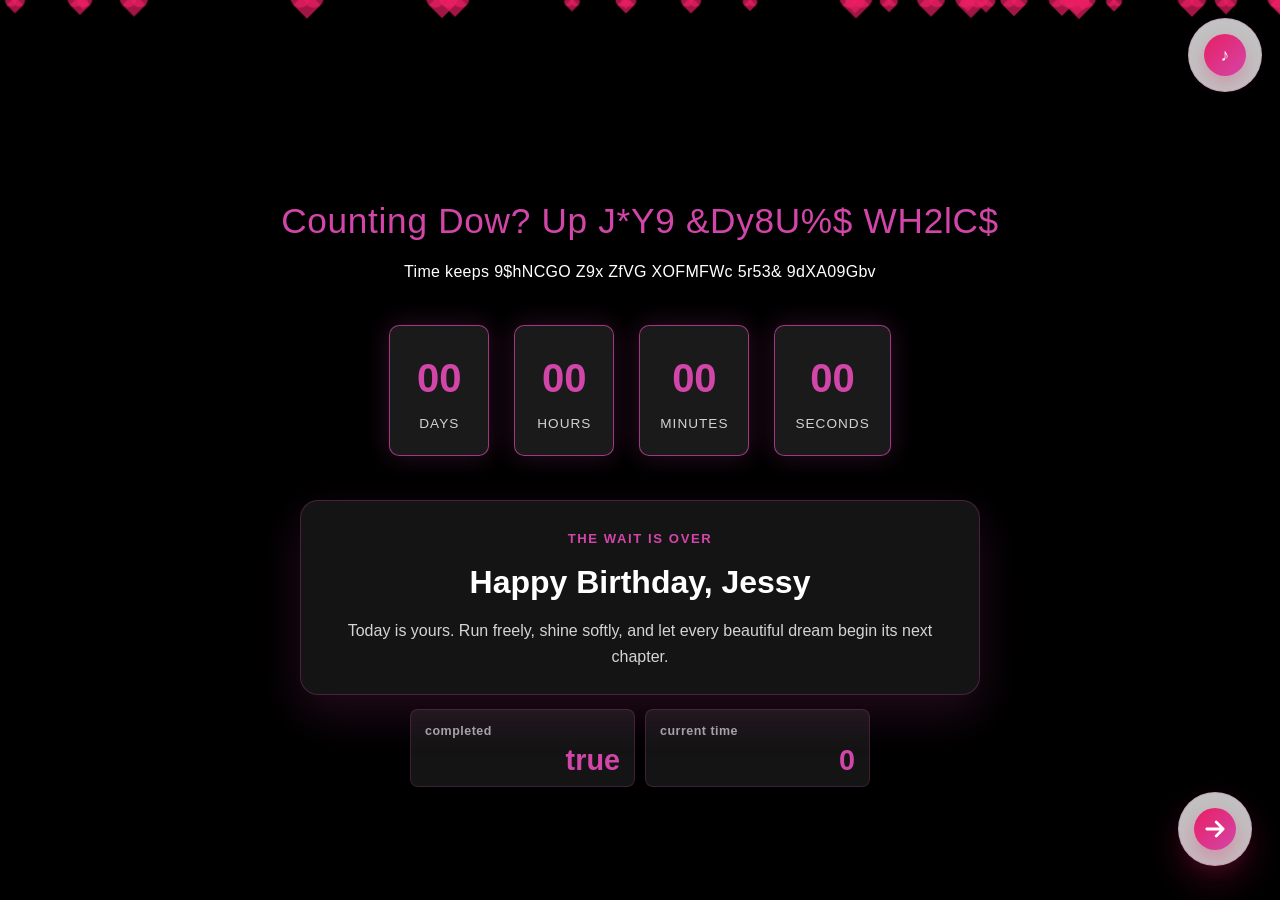
<file: index.html>
<!DOCTYPE html>
<html lang="en">
<head>
    <meta charset="UTF-8">
    <meta name="viewport" content="width=device-width, initial-scale=1.0">
    <title>Hello World!</title>
    <link rel="stylesheet" href="style.css">
</head>
<body class="app-shell">
    <iframe id="page-frame" class="page-frame" title="Birthday page"></iframe>
    <iframe id="music-frame" class="music-frame is-hidden" src="music.html" title="Music player" allow="autoplay"></iframe>

    <script>
        const pageFrame = document.getElementById("page-frame");
        const musicFrame = document.getElementById("music-frame");
        const allowedPages = new Set([
            "countdown.html",
            "quote.html",
            "home.html",
            "journey.html",
            "gallery.html",
            "surprise.html"
        ]);

        const requestedPage = new URLSearchParams(window.location.search).get("page");
        const initialPage = allowedPages.has(requestedPage) ? requestedPage : "countdown.html";
        let activePage = initialPage;
        let countdownMusicUnlocked = false;
        let pendingAudibleMusicStart = false;
        pageFrame.src = initialPage;
        setMusicAvailability(initialPage);

        function setMusicAvailability(pageUrl) {
            activePage = pageUrl;
            const isCountdown = pageUrl.endsWith("countdown.html");
            const shouldPlayMusic = !isCountdown || countdownMusicUnlocked;
            const playAudibly = shouldPlayMusic && pendingAudibleMusicStart;

            musicFrame.classList.toggle("is-hidden", !shouldPlayMusic);
            musicFrame.contentWindow?.postMessage({
                type: shouldPlayMusic ? "birthday:music-play" : "birthday:music-pause",
                audible: playAudibly
            }, "*");

            if (playAudibly) {
                pendingAudibleMusicStart = false;
            }
        }

        window.addEventListener("message", function(event) {
            if (!event.data) {
                return;
            }

            if (event.data.type === "birthday:countdown-complete") {
                countdownMusicUnlocked = true;
                pendingAudibleMusicStart = true;
                if (activePage.endsWith("countdown.html")) {
                    setMusicAvailability(activePage);
                }
                return;
            }

            if (event.data.type === "birthday:navigate") {
                const nextPage = event.data.href;

                if (!allowedPages.has(nextPage)) {
                    return;
                }

                if (nextPage.endsWith("countdown.html")) {
                    countdownMusicUnlocked = false;
                    pendingAudibleMusicStart = false;
                }

                setMusicAvailability(nextPage);
                pageFrame.src = nextPage;
            }
        });

        pageFrame.addEventListener("load", function() {
            try {
                const currentPage = pageFrame.contentWindow?.location.pathname.split("/").pop() || initialPage;
                setMusicAvailability(currentPage);
            } catch (error) {
                setMusicAvailability(initialPage);
            }
        });

        musicFrame.addEventListener("load", function() {
            setMusicAvailability(activePage);
        });
    </script>
</body>
</html>
</file>
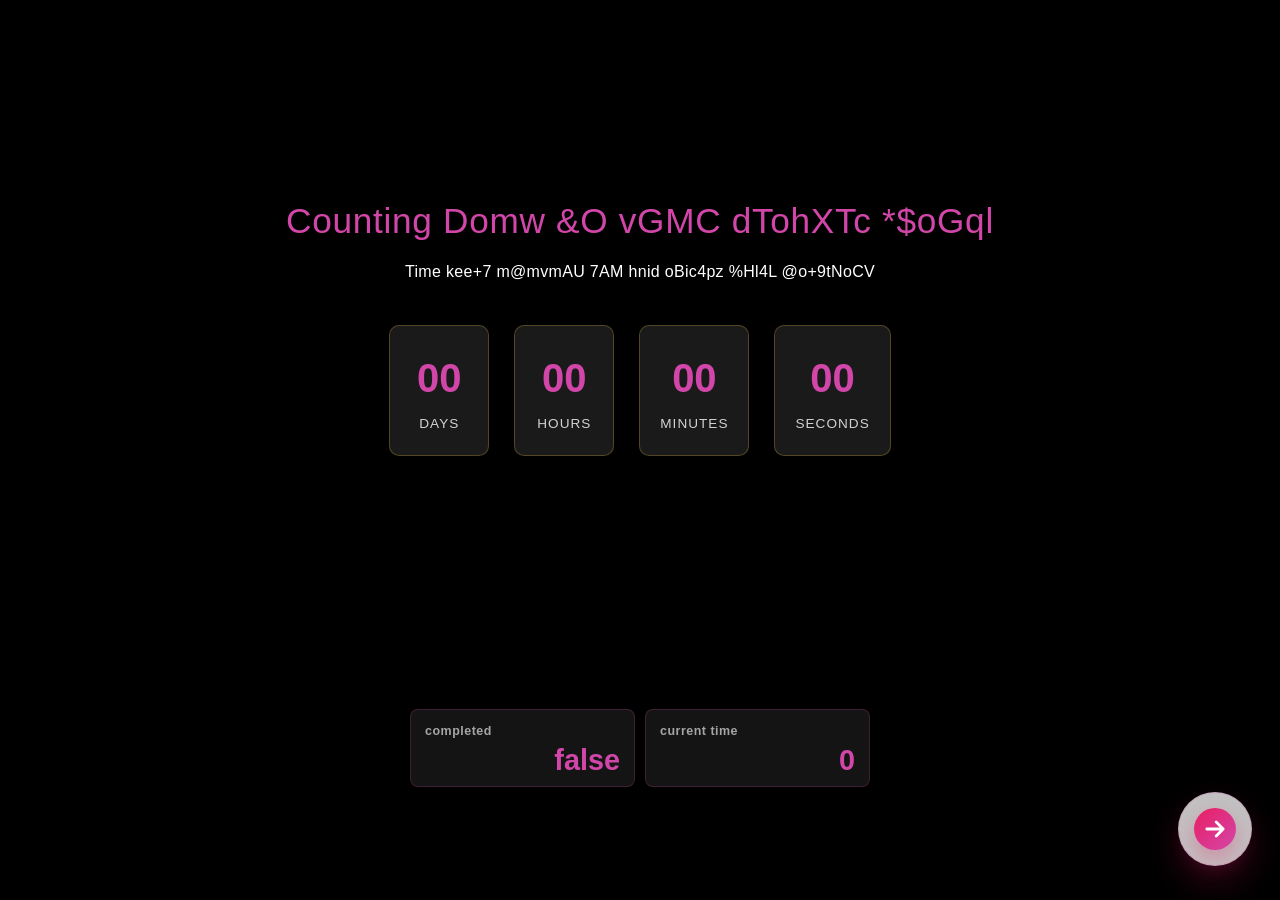
<file: countdown.html>
<!DOCTYPE html>
<html lang="en">
<head>
    <meta charset="UTF-8">
    <meta name="viewport" content="width=device-width, initial-scale=1.0">
    <title>Countdown to Jessica's Day</title>
    <link rel="stylesheet" href="style.css">
</head>
<body>
    <div id="particle-container"></div>

    <main class="book-page">
        <section id="countdown" class="section-countdown page-section">
            <div class="container">
                <h2 class="scramble-text">Counting Down to Your Special Moment</h2>
                <p class="scramble-text">Time keeps moving, but this feeling stays timeless.</p>
                <div class="timer-display">
                    <div class="timer-box">
                        <span id="days">00</span>
                        <label>Days</label>
                    </div>
                    <div class="timer-box">
                        <span id="hours">00</span>
                        <label>Hours</label>
                    </div>
                    <div class="timer-box">
                        <span id="minutes">00</span>
                        <label>Minutes</label>
                    </div>
                    <div class="timer-box">
                        <span id="seconds">00</span>
                        <label>Seconds</label>
                    </div>
                </div>
                <div id="countdown-complete" class="countdown-complete" aria-live="polite">
                    <span class="complete-kicker">The wait is over</span>
                    <h3>Happy Birthday, Jessy</h3>
                    <p>Today is yours. Run freely, shine softly, and let every beautiful dream begin its next chapter.</p>
                </div>
                <div class="timer-callback-panel" aria-label="Countdown completion status">
                    <div class="callback-box">
                        <span class="callback-label">completed</span>
                        <span id="complete-status" class="callback-value">false</span>
                    </div>
                    <div class="callback-box">
                        <span class="callback-label">current time</span>
                        <span id="current-time-status" class="callback-value">0</span>
                    </div>
                </div>
            </div>
            <div class="floating-page-control page-control-next">
                <button class="page-next" type="button" data-next="quote.html" aria-label="Go to quote">
                    <svg viewBox="0 0 24 24" aria-hidden="true">
                        <path d="M5 12h14M13 6l6 6-6 6" />
                    </svg>
                </button>
            </div>
        </section>
    </main>

    <script src="script.js"></script>
</body>
</html>
</file>
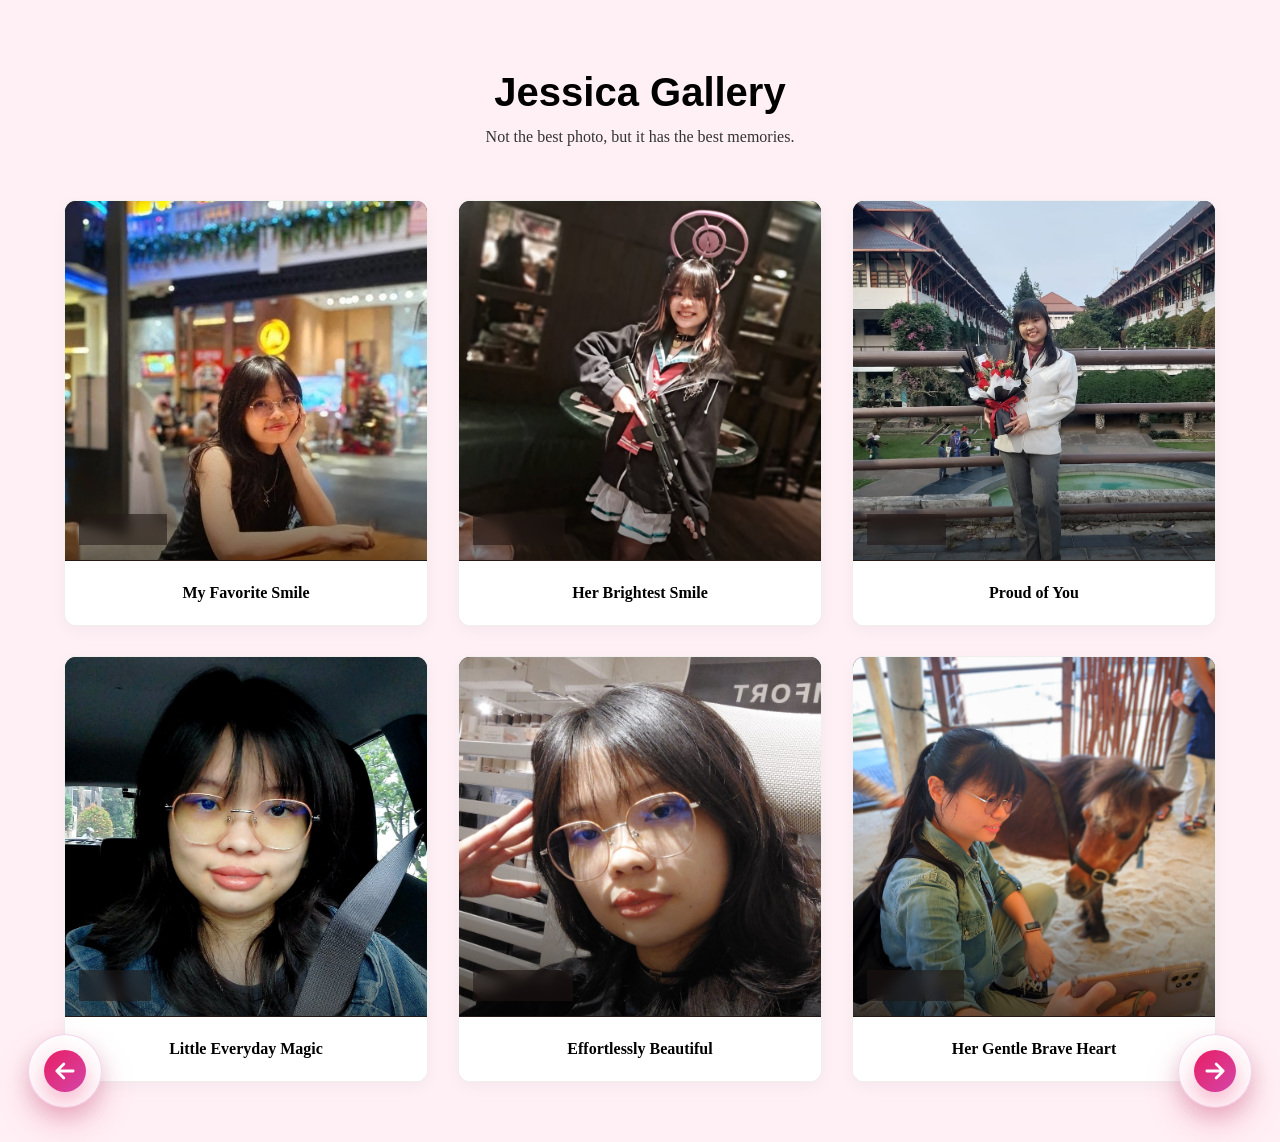
<file: gallery.html>
<!DOCTYPE html>
<html lang="en">
<head>
    <meta charset="UTF-8">
    <meta name="viewport" content="width=device-width, initial-scale=1.0">
    <title>Jessica Gallery</title>
    <link rel="stylesheet" href="style.css">
</head>
<body>
    <div id="particle-container"></div>

    <main class="book-page">
        <section id="gallery" class="section-gallery page-section">
            <div class="container">
                <div class="section-title">
                    <h2>Jessica Gallery</h2>
                    <p>Not the best photo, but it has the best memories.</p>
                </div>

                <div class="gallery-grid">
                    <div class="gallery-card">
                        <div class="photo-placeholder has-photo photo-focus-cafe">
                            <img src="images/1.jpg" alt="Jessy candid smiling at a cafe">
                            <p class="dimensions-tag photo-tag">Jessy Candid</p>
                        </div>
                        <div class="card-caption">My Favorite Smile</div>
                    </div>
                    <div class="gallery-card">
                        <div class="photo-placeholder has-photo photo-focus-cosplay">
                            <img src="images/2.jpg" alt="Jessy smiling in cosplay outfit">
                            <p class="dimensions-tag photo-tag">Cosplay Glow</p>
                        </div>
                        <div class="card-caption">Her Brightest Smile</div>
                    </div>
                    <div class="gallery-card">
                        <div class="photo-placeholder has-photo photo-focus-flower">
                            <img src="images/3.jpg" alt="Jessy holding flowers outdoors">
                            <p class="dimensions-tag photo-tag">Flower Day</p>
                        </div>
                        <div class="card-caption">Proud of You</div>
                    </div>
                    <div class="gallery-card">
                        <div class="photo-placeholder has-photo photo-focus-selfie">
                            <img src="images/4.jpg" alt="Jessy taking a soft selfie in the car">
                            <p class="dimensions-tag photo-tag">Soft Selfie</p>
                        </div>
                        <div class="card-caption">Little Everyday Magic</div>
                    </div>
                    <div class="gallery-card">
                        <div class="photo-placeholder has-photo photo-focus-closeup">
                            <img src="images/5.jpg" alt="Jessy close-up portrait with glasses">
                            <p class="dimensions-tag photo-tag">Pretty Close-up</p>
                        </div>
                        <div class="card-caption">Effortlessly Beautiful</div>
                    </div>
                    <div class="gallery-card">
                        <div class="photo-placeholder has-photo photo-focus-horse">
                            <img src="images/6.jpg" alt="Jessy sitting beside a small horse">
                            <p class="dimensions-tag photo-tag">Horse Moment</p>
                        </div>
                        <div class="card-caption">Her Gentle Brave Heart</div>
                    </div>
                </div>
            </div>
            <div class="floating-page-control page-control-prev">
                <button class="page-nav page-prev" type="button" data-prev="journey.html" aria-label="Go back to our story">
                    <svg viewBox="0 0 24 24" aria-hidden="true">
                        <path d="M19 12H5M11 6l-6 6 6 6" />
                    </svg>
                </button>
            </div>
            <div class="floating-page-control page-control-next">
                <button class="page-next" type="button" data-next="surprise.html" aria-label="Go to secret message">
                    <svg viewBox="0 0 24 24" aria-hidden="true">
                        <path d="M5 12h14M13 6l6 6-6 6" />
                    </svg>
                </button>
            </div>
        </section>
    </main>

    <script src="script.js"></script>
</body>
</html>
</file>
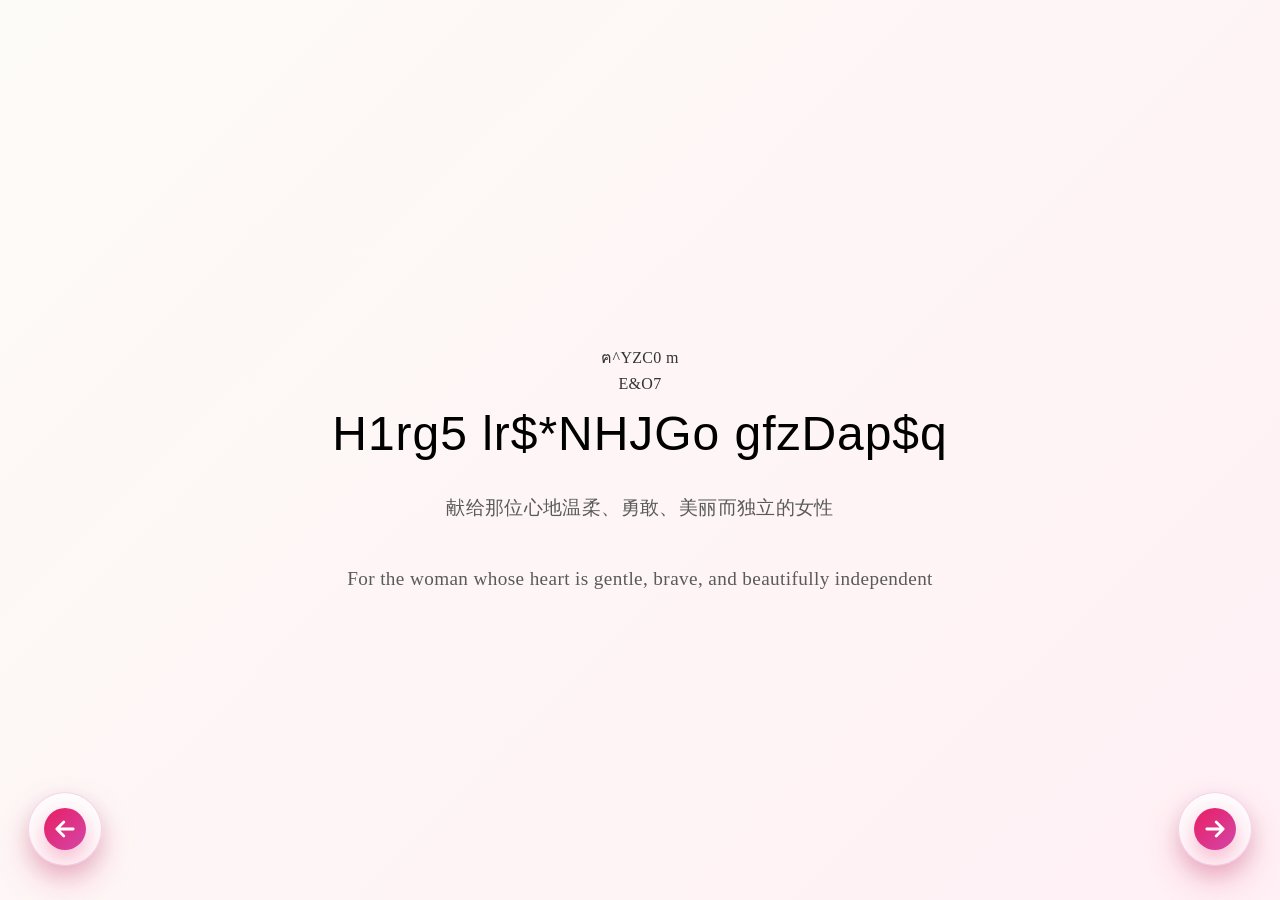
<file: home.html>
<!DOCTYPE html>
<html lang="en">
<head>
    <meta charset="UTF-8">
    <meta name="viewport" content="width=device-width, initial-scale=1.0">
    <title>Happy Birthday, Jessica</title>
    <link rel="stylesheet" href="style.css">
</head>
<body>
    <div id="particle-container"></div>

    <main class="book-page">
        <section id="hero" class="section-hero page-section">
            <div class="hero-content">
                <div class="horse-badge">
                    <p class="scramble-text">ฅ^>⩊<^ ฅ </p>
                    <p class="scramble-text">生日快乐</p>
                </div>
                <h1 class="fade-in scramble-text">Happy Birthday, Jessica!</h1>
                <p class="subtitle fade-in-delayed scramble-text">献给那位心地温柔、勇敢、美丽而独立的女性</p>
                <p class="subtitle fade-in-delayed scramble-text">For the woman whose heart is gentle, brave, and beautifully independent</p>

            </div>
            <div class="floating-page-control page-control-prev">
                <button class="page-nav page-prev" type="button" data-prev="quote.html" aria-label="Go back to quote">
                    <svg viewBox="0 0 24 24" aria-hidden="true">
                        <path d="M19 12H5M11 6l-6 6 6 6" />
                    </svg>
                </button>
            </div>
            <div class="floating-page-control page-control-next">
                <button class="page-next" type="button" data-next="journey.html" aria-label="Go to our story">
                    <svg viewBox="0 0 24 24" aria-hidden="true">
                        <path d="M5 12h14M13 6l6 6-6 6" />
                    </svg>
                </button>
            </div>
        </section>
    </main>

    <script src="script.js"></script>
</body>
</html>
</file>
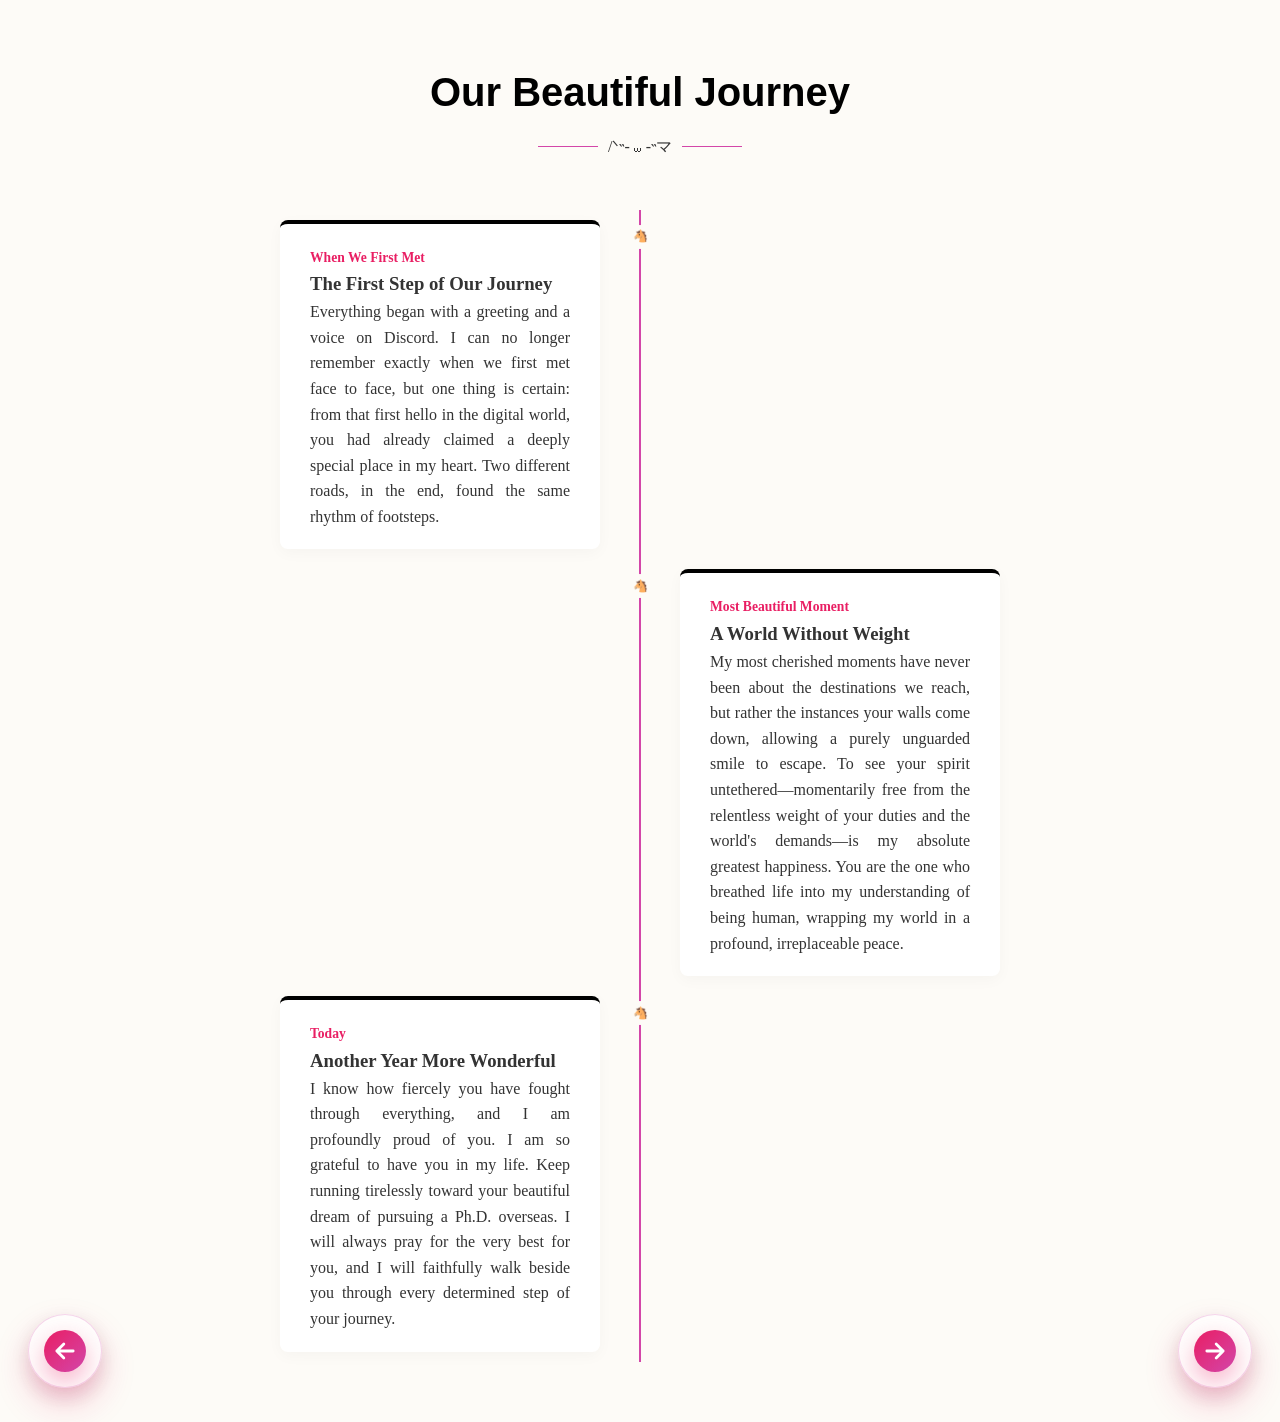
<file: journey.html>
<!DOCTYPE html>
<html lang="en">
<head>
    <meta charset="UTF-8">
    <meta name="viewport" content="width=device-width, initial-scale=1.0">
    <title>Our Beautiful Journey</title>
    <link rel="stylesheet" href="style.css">
</head>
<body>
    <div id="particle-container"></div>

    <main class="book-page">
        <section id="journey" class="section-journey page-section">
            <div class="container">
                <div class="section-title">
                    <h2>Our Beautiful Journey</h2>
                    <div class="decorative-line">
                        <span class="horseshoe-icon">/ᐠ˵- ⩊ -˵マ</span>
                    </div>
                </div>

                <div class="timeline">
                    <div class="timeline-item left">
                        <div class="timeline-content">
                            <span class="date">When We First Met</span>
                            <h3>The First Step of Our Journey</h3>
                            <p>Everything began with a greeting and a voice on Discord. I can no longer remember exactly when we first met face to face, but one thing is certain: from that first hello in the digital world, you had already claimed a deeply special place in my heart. Two different roads, in the end, found the same rhythm of footsteps.</p>
                        </div>
                    </div>
                    <div class="timeline-item right">
                        <div class="timeline-content">
                            <span class="date">Most Beautiful Moment</span>
                            <h3>A World Without Weight</h3>
                            <p>My most cherished moments have never been about the destinations we reach, but rather the instances your walls come down, allowing a purely unguarded smile to escape. To see your spirit untethered—momentarily free from the relentless weight of your duties and the world's demands—is my absolute greatest happiness. You are the one who breathed life into my understanding of being human, wrapping my world in a profound, irreplaceable peace.</p>
                        </div>
                    </div>
                    <div class="timeline-item left">
                        <div class="timeline-content">
                            <span class="date">Today</span>
                            <h3>Another Year More Wonderful</h3>
                            <p>I know how fiercely you have fought through everything, and I am profoundly proud of you. I am so grateful to have you in my life. Keep running tirelessly toward your beautiful dream of pursuing a Ph.D. overseas. I will always pray for the very best for you, and I will faithfully walk beside you through every determined step of your journey.</p>
                        </div>
                    </div>
                </div>
            </div>
            <div class="floating-page-control page-control-prev">
                <button class="page-nav page-prev" type="button" data-prev="home.html" aria-label="Go back to home">
                    <svg viewBox="0 0 24 24" aria-hidden="true">
                        <path d="M19 12H5M11 6l-6 6 6 6" />
                    </svg>
                </button>
            </div>
            <div class="floating-page-control page-control-next">
                <button class="page-next" type="button" data-next="gallery.html" aria-label="Go to photo gallery">
                    <svg viewBox="0 0 24 24" aria-hidden="true">
                        <path d="M5 12h14M13 6l6 6-6 6" />
                    </svg>
                </button>
            </div>
        </section>
    </main>

    <script src="script.js"></script>
</body>
</html>
</file>
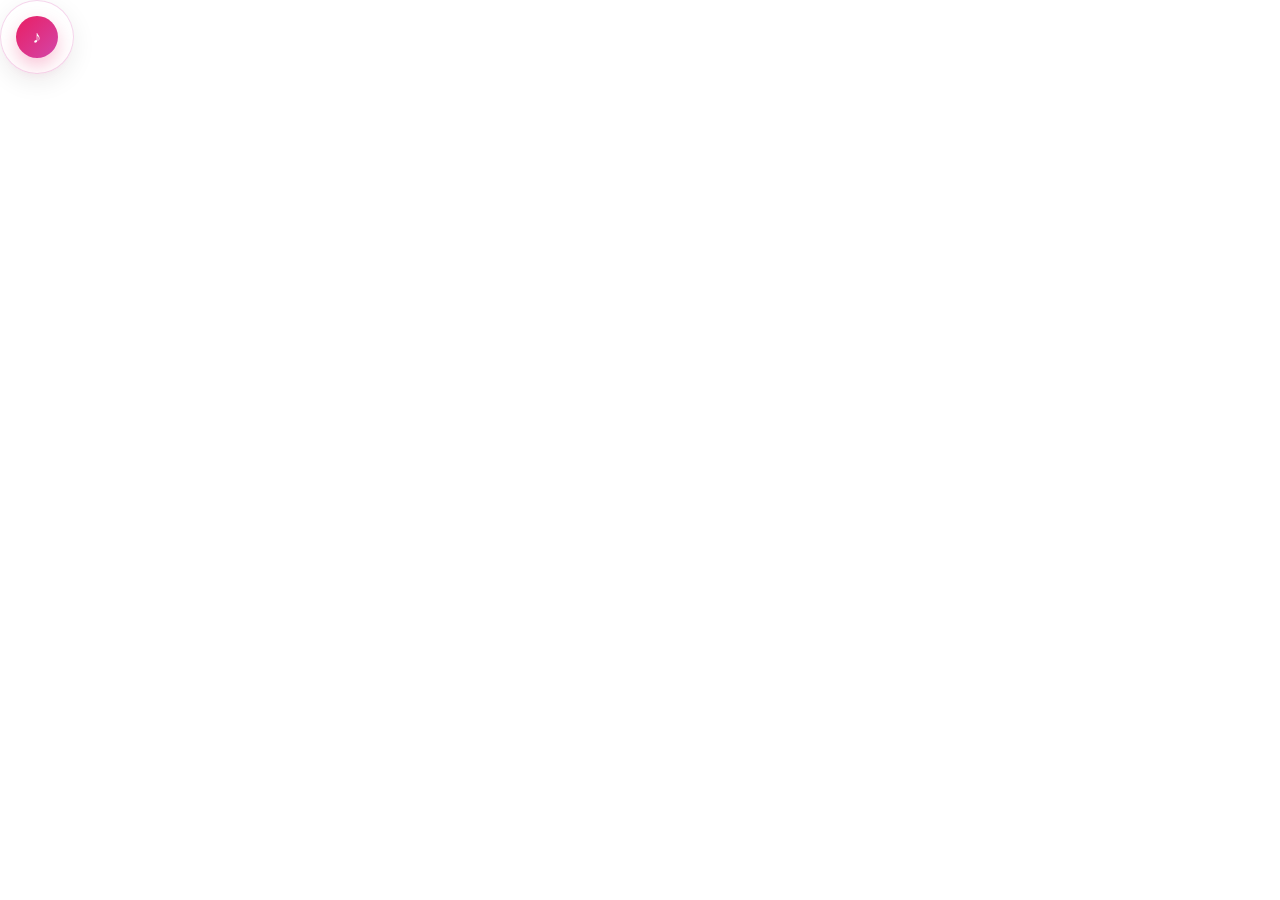
<file: music.html>
<!DOCTYPE html>
<html lang="en">
<head>
    <meta charset="UTF-8">
    <meta name="viewport" content="width=device-width, initial-scale=1.0">
    <title>Music</title>
    <link rel="stylesheet" href="style.css">
</head>
<body class="music-widget-page">
    <div class="floating-music-bar">
        <audio class="floating-audio" src="music/lagu1.mp3" loop preload="auto"></audio>
        <button class="mute-toggle" type="button" aria-label="Mute music" aria-pressed="false">
            <span class="sound-on">&#9834;</span>
            <span class="sound-off">&times;</span>
        </button>
    </div>

    <script>
        const audio = document.querySelector(".floating-audio");
        const button = document.querySelector(".mute-toggle");

        function updateButton() {
            button.classList.toggle("is-muted", audio.muted);
            button.setAttribute("aria-label", audio.muted ? "Unmute music" : "Mute music");
            button.setAttribute("aria-pressed", audio.muted ? "true" : "false");
        }

        const savedMuted = localStorage.getItem("birthdayMusicMuted");
        audio.muted = savedMuted === null ? true : savedMuted === "true";
        updateButton();

        function startMusic(options = {}) {
            if (options.audible) {
                audio.muted = false;
                localStorage.setItem("birthdayMusicMuted", "false");
                updateButton();
            }

            audio.play().catch(() => {
                audio.muted = true;
                updateButton();
                audio.play().catch(() => {
                    // Some browsers require clicking the music button once before audio can start.
                });
            });
        }

        window.addEventListener("message", function(event) {
            if (!event.data) {
                return;
            }

            if (event.data.type === "birthday:music-play") {
                startMusic({
                    audible: event.data.audible === true
                });
            }

            if (event.data.type === "birthday:music-pause") {
                audio.pause();
                audio.currentTime = 0;
            }
        });

        button.addEventListener("click", function() {
            audio.muted = !audio.muted;
            localStorage.setItem("birthdayMusicMuted", audio.muted ? "true" : "false");
            updateButton();
            startMusic();
        });
    </script>
</body>
</html>
</file>
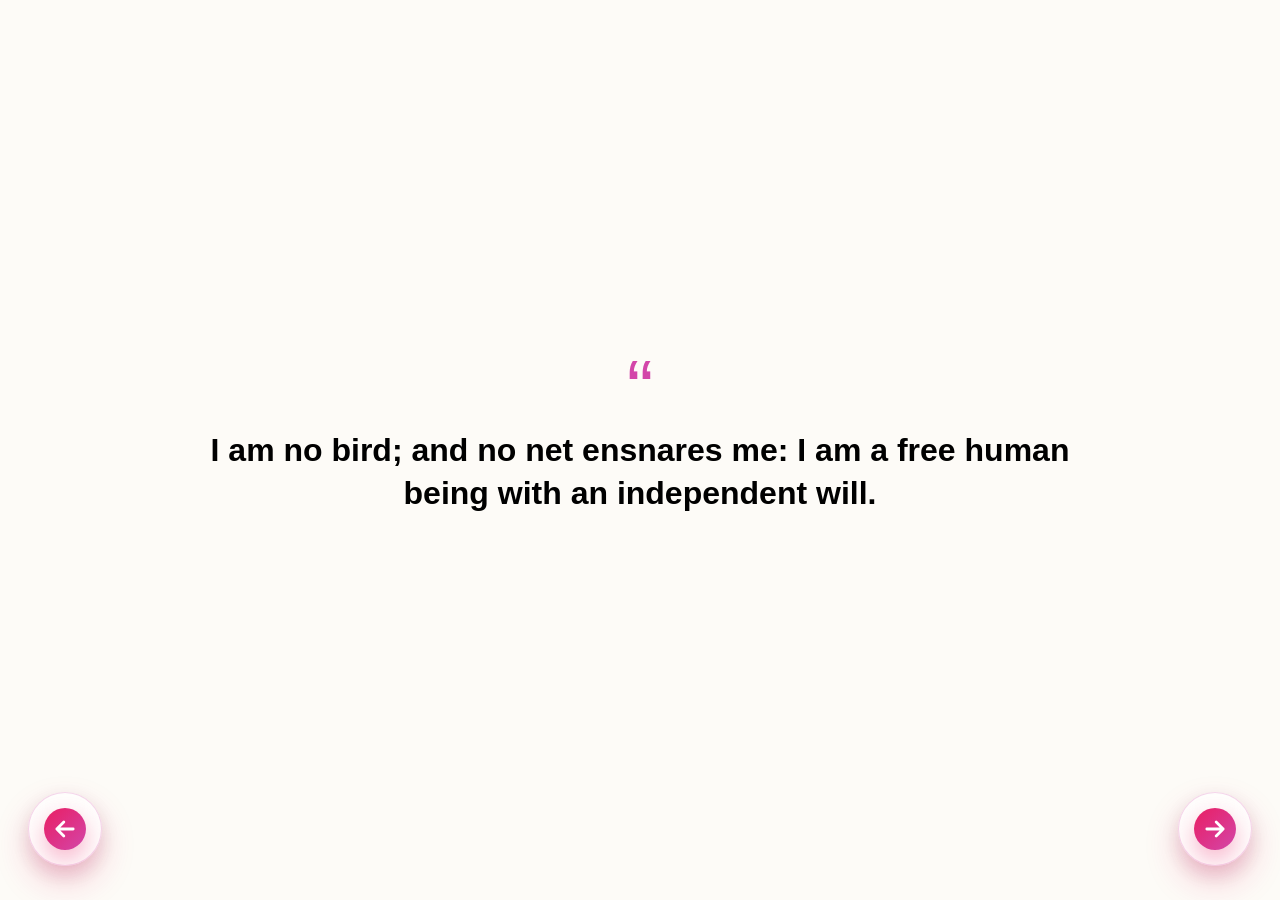
<file: quote.html>
<!DOCTYPE html>
<html lang="en">
<head>
    <meta charset="UTF-8">
    <meta name="viewport" content="width=device-width, initial-scale=1.0">
    <title>Quote for Jessica</title>
    <link rel="stylesheet" href="style.css">
</head>
<body>
    <div id="particle-container"></div>

    <main class="book-page">
        <section class="section-quote page-section" aria-label="Quote for an independent woman">
            <div class="quote-container">
                <p class="quote-mark">&ldquo;</p>
                <blockquote>
                    I am no bird; and no net ensnares me: I am a free human being with an independent will.
                </blockquote>
                <p class="quote-note"></p>
            </div>
            <div class="floating-page-control page-control-prev">
                <button class="page-nav page-prev" type="button" data-prev="countdown.html" aria-label="Go back to countdown">
                    <svg viewBox="0 0 24 24" aria-hidden="true">
                        <path d="M19 12H5M11 6l-6 6 6 6" />
                    </svg>
                </button>
            </div>
            <div class="floating-page-control page-control-next">
                <button class="page-next" type="button" data-next="home.html" aria-label="Go to home">
                    <svg viewBox="0 0 24 24" aria-hidden="true">
                        <path d="M5 12h14M13 6l6 6-6 6" />
                    </svg>
                </button>
            </div>
        </section>
    </main>

    <script src="script.js"></script>
</body>
</html>
</file>
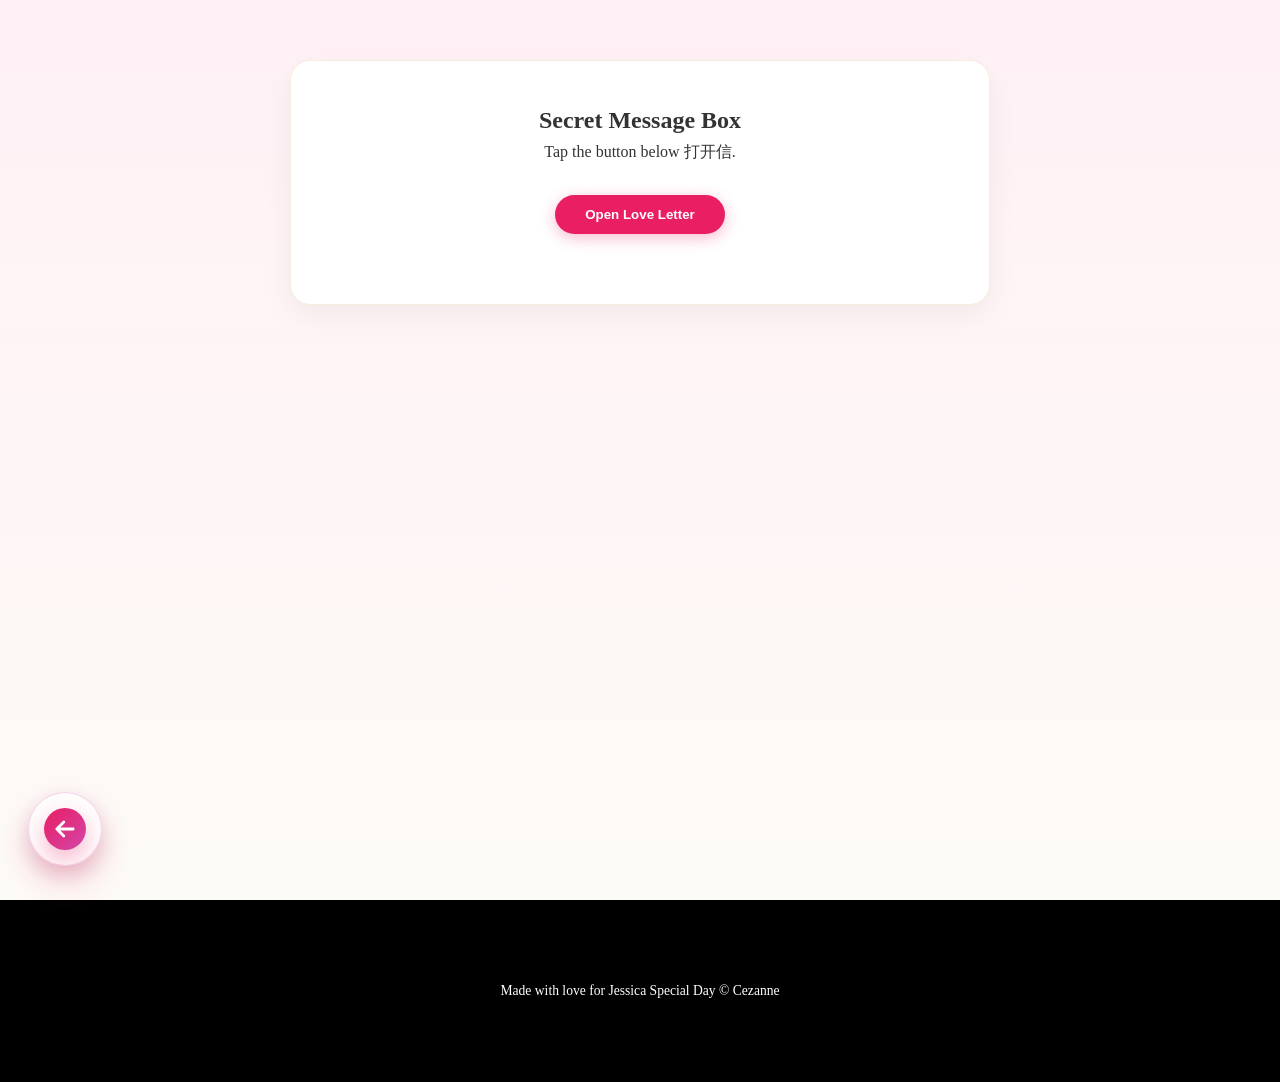
<file: surprise.html>
<!DOCTYPE html>
<html lang="en">
<head>
    <meta charset="UTF-8">
    <meta name="viewport" content="width=device-width, initial-scale=1.0">
    <title>Secret Message</title>
    <link rel="stylesheet" href="style.css">
</head>
<body>
    <div id="particle-container"></div>

    <main class="book-page">
        <section id="surprise" class="section-surprise page-section">
            <div class="container">
                <div class="surprise-box-wrapper">
                    <h2>Secret Message Box</h2>
                    <p>Tap the button below 打开信.</p>

                    <div class="interactive-area">
                        <button id="btn-unlock" class="btn btn-primary btn-bounce">Open Love Letter</button>
                    </div>

                    <div id="secret-letter" class="secret-letter hidden">
                        <div class="letter-header">
                            <span class="horseshoe-gold">我的英语不太好，希望您能原谅</span>
                            <h3>/ᐠ > ˕ <マ ₊˚⊹♡</h3>
                        </div>
                        <div class="letter-body">
                            <p>To my favorite person, Jessica.</p>
                            <p>Out of all the timelines, universes, and alternate realities, I am just so endlessly glad that I get to exist in this one with you.</p>
                            <p>John Green once wrote, "I fell in love the way you fall asleep: slowly, and then all at once." That is exactly how it happened for me. You sneaked into my life, turning ordinary moments into something extraordinary, and before I even realized it, you had become my absolute favorite part of every single day.</p>
                            <p>You have this incredible way of making the world feel lighter. I love the way your mind works, the way you laugh with your whole heart, and the way you make even the quietest moments feel like an adventure. In the story of my life, meeting you was the greatest plot twist I could have ever asked for.</p>
                            <p>Today is all about celebrating you—the person who makes everything better just by being in it. I hope this year brings you as much happiness, clarity, and peace as you bring to me. I promise to be here to celebrate your victories, hold your hand through the messy parts, and love you more with every passing chapter.</p>
                            <p>Happy Birthday, my dear. Here is to you, to us, and to whatever beautiful mess comes next.</p>
                            <p class="signature">Endlessly yours,</p>
                            <p class="signature-name">Cezanne</p>
                        </div>
                    </div>
                </div>
            </div>
            <div class="floating-page-control page-control-prev">
                <button class="page-nav page-prev" type="button" data-prev="gallery.html" aria-label="Go back to photo gallery">
                    <svg viewBox="0 0 24 24" aria-hidden="true">
                        <path d="M19 12H5M11 6l-6 6 6 6" />
                    </svg>
                </button>
            </div>
        </section>
    </main>

    <footer>
        <div class="container">
            <p>Made with love for Jessica Special Day &copy; Cezanne</p>
        </div>
    </footer>

    <script type="module">
        import { animateLetterBody, prepareLetterBody } from "./letter-animation.js";

        window.animateLetterBody = animateLetterBody;
        window.prepareLetterBody = prepareLetterBody;
        window.dispatchEvent(new Event("letter-animation-ready"));
    </script>
    <script src="script.js"></script>
</body>
</html>
</file>
<file: style.css>
/* Root Variables for Themes */
:root {
    --bg-primary: #FDFBF7; /* Warm Soft Cream */
    --bg-secondary: #FFF0F5; /* Soft Lavender Blush / Light Pink Accent */
    --primary-color: #000000; /* Elegant Deep Horse-Brown */
    --accent-color: #E91E63; /* Romantic Pink/Magenta */
    --gold-color: #d346a9; /* Gold accent for elegance */
    --text-dark: #333333;
    --text-light: #5A5A5A;
    --font-heading: "Bahnschrift Light SemiCondensed", "Bahnschrift SemiCondensed", "Bahnschrift", "Arial Narrow", sans-serif;
    --font-body: "Bahnschrift Light SemiCondensed", "Bahnschrift SemiCondensed", "Bahnschrift", "Arial Narrow", sans-serif;
    --transition-smooth: all 0.3s ease-in-out;
}

/* Global Reset */
* {
    margin: 0;
    padding: 0;
    box-sizing: border-box;
}

html {
    scroll-behavior: smooth;
}

body {
    font-family: var(--font-body);
    background-color: var(--bg-primary);
    color: var(--text-dark);
    line-height: 1.6;
    overflow-x: hidden;
    position: relative;
    perspective: 1600px;
}

body.app-shell {
    width: 100vw;
    height: 100vh;
    overflow: hidden;
    background-color: var(--bg-primary);
}

body.music-widget-page {
    width: 74px;
    height: 74px;
    overflow: hidden;
    background: transparent;
    perspective: none;
}

.page-frame {
    position: fixed;
    inset: 0;
    width: 100%;
    height: 100%;
    border: 0;
    background-color: var(--bg-primary);
}

.music-frame {
    position: fixed;
    top: 18px;
    right: 18px;
    z-index: 3500;
    width: 74px;
    height: 74px;
    border: 0;
    overflow: hidden;
    background: transparent;
    transition: opacity 0.25s ease, transform 0.25s ease;
}

.music-frame.is-hidden {
    opacity: 0;
    pointer-events: none;
    transform: translateY(-8px);
}

#particle-container {
    position: fixed;
    inset: 0;
    z-index: 3000;
    pointer-events: none;
    overflow: hidden;
}

/* Container */
.container {
    width: 90%;
    max-width: 1200px;
    margin: 0 auto;
    padding: 60px 0;
}

/* Floating Music Bar */
.floating-music-bar {
    position: absolute;
    inset: 0;
    z-index: 1200;
    padding: 8px;
    border: 1px solid rgba(211, 70, 169, 0.22);
    border-radius: 999px;
    background-color: rgba(255, 255, 255, 0.76);
    box-shadow: 0 8px 24px rgba(0, 0, 0, 0.08);
    backdrop-filter: blur(10px);
    display: grid;
    place-items: center;
}

.mute-toggle {
    width: 42px;
    height: 42px;
    border: none;
    border-radius: 50%;
    background: linear-gradient(135deg, var(--accent-color), var(--gold-color));
    color: white;
    display: grid;
    place-items: center;
    cursor: pointer;
    font-size: 1.1rem;
    font-weight: 800;
    box-shadow: 0 8px 18px rgba(233, 30, 99, 0.26);
    transition: transform 0.25s ease, box-shadow 0.25s ease;
}

.mute-toggle:hover,
.mute-toggle:focus-visible {
    transform: translateY(-2px);
    box-shadow: 0 12px 24px rgba(233, 30, 99, 0.34);
    outline: none;
}

.mute-toggle .sound-off {
    display: none;
}

.mute-toggle.is-muted .sound-on {
    display: none;
}

.mute-toggle.is-muted .sound-off {
    display: inline;
}

/* Hero Section */
.section-hero {
    height: 100vh;
    display: flex;
    align-items: center;
    justify-content: center;
    text-align: center;
    background: linear-gradient(135deg, var(--bg-primary) 0%, var(--bg-secondary) 100%);
    padding-top: 80px;
    position: relative;
}

.hero-content {
    max-width: 800px;
    padding: 20px;
}

.svg-majestic-horse {
    width: 120px;
    height: 120px;
    margin-bottom: 20px;
    animation: float 4s ease-in-out infinite;
}

.section-hero h1 {
    font-family: var(--font-heading);
    font-size: 3rem;
    color: var(--primary-color);
    margin-bottom: 20px;
}

.subtitle {
    font-size: 1.2rem;
    color: var(--text-light);
    margin-bottom: 40px;
}

/* Buttons */
.btn {
    display: inline-block;
    padding: 12px 30px;
    border-radius: 30px;
    text-decoration: none;
    font-weight: 600;
    transition: var(--transition-smooth);
    cursor: pointer;
    border: none;
}

.btn-primary {
    background-color: var(--accent-color);
    color: white;
    box-shadow: 0 4px 15px rgba(233, 30, 99, 0.3);
}

.btn-primary:hover {
    background-color: #d81b60;
    transform: translateY(-3px);
}

.btn-secondary {
    background-color: transparent;
    color: var(--primary-color);
    border: 2px solid var(--primary-color);
    margin-left: 15px;
}

.btn-secondary:hover {
    background-color: var(--primary-color);
    color: white;
    transform: translateY(-3px);
}

.book-page {
    min-height: 100vh;
    position: relative;
    transform-style: preserve-3d;
    transform-origin: left center;
    animation: bookOpen 0.78s cubic-bezier(0.2, 0.8, 0.2, 1);
}

/* Page Navigation */
.page-section {
    min-height: 100vh;
    position: relative;
    overflow: hidden;
}

.floating-page-control {
    position: fixed;
    bottom: 34px;
    z-index: 5;
    width: 74px;
    height: 74px;
    padding: 8px;
    border: 1px solid rgba(211, 70, 169, 0.22);
    border-radius: 50%;
    background-color: rgba(255, 255, 255, 0.76);
    color: white;
    box-shadow:
        0 16px 34px rgba(233, 30, 99, 0.22),
        0 8px 24px rgba(0, 0, 0, 0.1);
    backdrop-filter: blur(10px);
    display: grid;
    place-items: center;
    transform: translateX(0);
    transition: transform 0.25s ease, box-shadow 0.25s ease;
    animation: arrowFloat 2.2s ease-in-out infinite;
    will-change: margin-bottom, box-shadow;
}

.page-nav,
.page-next {
    position: relative;
    z-index: 1;
    width: 42px;
    height: 42px;
    border: none;
    border-radius: 50%;
    background: linear-gradient(135deg, var(--accent-color), var(--gold-color));
    color: white;
    box-shadow: 0 10px 24px rgba(233, 30, 99, 0.34);
    display: grid;
    place-items: center;
    cursor: pointer;
    transition: box-shadow 0.25s ease, transform 0.25s ease;
}

.page-control-next {
    right: 28px;
}

.page-control-prev {
    left: 28px;
    animation-name: arrowFloatBack;
}

.page-control-next:hover,
.page-control-next:focus-within {
    transform: translateX(4px);
    box-shadow:
        0 22px 42px rgba(233, 30, 99, 0.3),
        0 10px 28px rgba(0, 0, 0, 0.14);
}

.page-control-prev:hover,
.page-control-prev:focus-within {
    transform: translateX(-4px);
    box-shadow:
        0 22px 42px rgba(233, 30, 99, 0.3),
        0 10px 28px rgba(0, 0, 0, 0.14);
}

.page-nav:focus-visible,
.page-next:focus-visible {
    outline: none;
}

.floating-page-control:hover .page-nav,
.floating-page-control:focus-within .page-nav,
.floating-page-control:hover .page-next,
.floating-page-control:focus-within .page-next {
    transform: translateY(-2px);
    box-shadow: 0 12px 24px rgba(233, 30, 99, 0.34);
}

.page-nav:disabled,
.page-next:disabled {
    cursor: default;
    opacity: 0.82;
}

.page-nav svg,
.page-next svg {
    width: 28px;
    height: 28px;
    position: relative;
    z-index: 1;
    fill: none;
    stroke: currentColor;
    stroke-width: 2.4;
    stroke-linecap: round;
    stroke-linejoin: round;
}

.page-turning {
    animation: bookClose 0.86s cubic-bezier(0.2, 0.8, 0.2, 1) forwards;
    transform-origin: left center;
}

.page-turning-back {
    animation: bookCloseBack 0.86s cubic-bezier(0.2, 0.8, 0.2, 1) forwards;
    transform-origin: right center;
}

.page-turning::before {
    content: "";
    position: absolute;
    inset: 0;
    z-index: 4;
    pointer-events: none;
    background: linear-gradient(90deg, transparent 0%, rgba(255,255,255,0.55) 45%, rgba(255,255,255,0.12) 70%, transparent 100%);
    animation: pageSheen 0.86s cubic-bezier(0.2, 0.8, 0.2, 1);
}

.page-turning-back::before {
    content: "";
    position: absolute;
    inset: 0;
    z-index: 4;
    pointer-events: none;
    background: linear-gradient(270deg, transparent 0%, rgba(255,255,255,0.55) 45%, rgba(255,255,255,0.12) 70%, transparent 100%);
    animation: pageSheenBack 0.86s cubic-bezier(0.2, 0.8, 0.2, 1);
}

/* Countdown Section */
.section-countdown {
    background-color: var(--primary-color);
    color: white;
    text-align: center;
    min-height: 100vh;
    display: flex;
    align-items: center;
    padding-top: 80px;
}

.section-countdown h2 {
    font-family: var(--font-heading);
    font-size: 2.2rem;
    margin-bottom: 10px;
    color: var(--gold-color);
}

.scramble-text {
    min-height: 1.35em;
    font-weight: 300;
}

.scramble-text.is-scrambling {
    font-variant-numeric: tabular-nums;
    letter-spacing: 0.02em;
}

.timer-display {
    display: flex;
    justify-content: center;
    gap: 25px;
    margin-top: 40px;
}

.timer-box {
    background-color: rgba(255, 255, 255, 0.1);
    padding: 20px;
    border-radius: 10px;
    min-width: 100px;
    border: 1px solid rgba(212, 175, 55, 0.3);
}

.timer-box span {
    display: block;
    font-size: 2.5rem;
    font-weight: bold;
    color: var(--gold-color);
}

.timer-box label {
    font-size: 0.85rem;
    text-transform: uppercase;
    letter-spacing: 1px;
    opacity: 0.8;
}

.countdown-complete {
    max-width: 680px;
    margin: 44px auto 0;
    padding: 24px 28px;
    border: 1px solid rgba(211, 70, 169, 0.28);
    border-radius: 18px;
    background: rgba(255, 255, 255, 0.08);
    box-shadow: 0 18px 45px rgba(211, 70, 169, 0.16);
    opacity: 0;
    transform: translateY(18px) scale(0.98);
    pointer-events: none;
    transition: opacity 0.65s ease, transform 0.65s ease;
}

.countdown-complete.show {
    opacity: 1;
    transform: translateY(0) scale(1);
}

.complete-kicker {
    display: inline-block;
    margin-bottom: 8px;
    color: var(--gold-color);
    font-size: 0.82rem;
    font-weight: 700;
    letter-spacing: 0.12em;
    text-transform: uppercase;
}

.countdown-complete h3 {
    color: white;
    font-size: 2rem;
    margin-bottom: 10px;
}

.countdown-complete p {
    color: rgba(255, 255, 255, 0.82);
}

.countdown-finished .timer-box {
    animation: timerCompletePulse 1.4s ease-in-out infinite alternate;
    border-color: rgba(211, 70, 169, 0.72);
    box-shadow: 0 0 26px rgba(211, 70, 169, 0.22);
}

.timer-callback-panel {
    width: min(460px, 100%);
    margin: 14px auto 0;
    display: grid;
    grid-template-columns: repeat(2, minmax(0, 1fr));
    gap: 10px;
}

.callback-box {
    padding: 12px 14px;
    border-radius: 8px;
    background-color: rgba(255, 255, 255, 0.08);
    border: 1px solid rgba(211, 70, 169, 0.22);
    text-align: left;
}

.callback-label {
    display: block;
    color: rgba(255, 255, 255, 0.62);
    font-size: 0.78rem;
    font-weight: 700;
    letter-spacing: 0.04em;
    text-transform: lowercase;
}

.callback-value {
    display: block;
    margin-top: 4px;
    color: var(--gold-color);
    font-size: 1.8rem;
    font-weight: 800;
    line-height: 1;
    text-align: right;
}

/* Quote Section */
.section-quote {
    background-color: var(--bg-primary);
    min-height: 100vh;
    padding: 96px 5%;
    text-align: center;
    display: flex;
    align-items: center;
    justify-content: center;
}

.quote-container {
    max-width: 860px;
    margin: 0 auto;
    position: relative;
}

.quote-mark {
    font-family: var(--font-heading);
    font-size: 5rem;
    line-height: 0.7;
    color: var(--gold-color);
    margin-bottom: 12px;
}

.quote-container blockquote {
    font-family: var(--font-heading);
    font-size: 2rem;
    line-height: 1.35;
    color: var(--primary-color);
    font-weight: 600;
}

.quote-note {
    max-width: 560px;
    margin: 24px auto 0;
    color: var(--text-light);
    font-size: 1rem;
}

/* Timeline / Journey Section */
.section-title {
    text-align: center;
    margin-bottom: 50px;
}

.section-title h2 {
    font-family: var(--font-heading);
    font-size: 2.5rem;
    color: var(--primary-color);
}

.decorative-line {
    display: flex;
    align-items: center;
    justify-content: center;
    margin-top: 10px;
}

.decorative-line::before, .decorative-line::after {
    content: "";
    width: 60px;
    height: 1px;
    background-color: var(--gold-color);
    margin: 0 10px;
}

.timeline {
    position: relative;
    max-width: 800px;
    margin: 0 auto;
}

.timeline::after {
    content: '';
    position: absolute;
    width: 2px;
    background-color: var(--gold-color);
    top: 0;
    bottom: 0;
    left: 50%;
    margin-left: -1px;
}

.timeline-item {
    padding: 10px 40px;
    position: relative;
    background-color: inherit;
    width: 50%;
}

.timeline-item::after {
    content: '🐴';
    position: absolute;
    width: 24px;
    height: 24px;
    right: -12px;
    background-color: var(--bg-primary);
    top: 15px;
    border-radius: 50%;
    z-index: 1;
    font-size: 12px;
    display: flex;
    align-items: center;
    justify-content: center;
}

.left { left: 0; }
.right { left: 50%; }

.right::after { left: -12px; }

.timeline-content {
    padding: 20px 30px;
    background-color: white;
    position: relative;
    border-radius: 8px;
    box-shadow: 0 4px 15px rgba(0,0,0,0.03);
    border-top: 4px solid var(--primary-color);
}

.section-journey .timeline-content p {
    text-align: justify;
}

.date {
    font-weight: bold;
    color: var(--accent-color);
    font-size: 0.85rem;
}

/* Gallery Section */
.section-gallery {
    background-color: var(--bg-secondary);
}

.gallery-grid {
    display: grid;
    grid-template-columns: repeat(auto-fit, minmax(300px, 1fr));
    gap: 30px;
    margin-top: 40px;
}

.gallery-card {
    background-color: white;
    border-radius: 12px;
    overflow: hidden;
    box-shadow: 0 5px 15px rgba(0,0,0,0.04);
    transition: var(--transition-smooth);
    border: 1px solid rgba(74, 46, 43, 0.08);
}

.gallery-card:hover {
    transform: translateY(-5px);
}

.photo-placeholder {
    height: 250px;
    background-color: #EAEAEA;
    border: 2px dashed #CCCCCC;
    display: flex;
    flex-direction: column;
    align-items: center;
    justify-content: center;
    color: #777777;
    font-weight: 500;
    padding: 20px;
    text-align: center;
}

.photo-placeholder.has-photo {
    height: 360px;
    padding: 0;
    border: none;
    position: relative;
    overflow: hidden;
    background-color: #1f1715;
    border-bottom: 1px solid rgba(74, 46, 43, 0.12);
}

.photo-placeholder.has-photo img {
    width: 100%;
    height: 100%;
    display: block;
    object-fit: cover;
    object-position: center 38%;
}

.photo-placeholder.has-photo::after {
    content: "";
    position: absolute;
    inset: auto 0 0 0;
    height: 38%;
    background: linear-gradient(to top, rgba(0, 0, 0, 0.55), transparent);
    pointer-events: none;
}

.photo-placeholder.has-photo .photo-tag {
    position: absolute;
    left: 14px;
    bottom: 14px;
    z-index: 1;
    margin: 0;
    padding: 6px 10px;
    border-radius: 999px;
    background-color: rgba(31, 23, 21, 0.55);
    color: white;
    font-weight: 700;
    text-shadow:
        -1px -1px 0 #111111,
        1px -1px 0 #111111,
        -1px 1px 0 #111111,
        1px 1px 0 #111111;
    backdrop-filter: blur(6px);
}

.photo-placeholder.photo-focus-cafe img { object-position: center 38%; }
.photo-placeholder.photo-focus-cosplay img { object-position: center 44%; }
.photo-placeholder.photo-focus-flower img { object-position: center 46%; }
.photo-placeholder.photo-focus-selfie img { object-position: center 42%; }
.photo-placeholder.photo-focus-closeup img { object-position: center 43%; }
.photo-placeholder.photo-focus-horse img { object-position: 33% center; }

.dimensions-tag {
    font-size: 0.75rem;
    color: #999999;
    margin-top: 5px;
}

.card-caption {
    min-height: 64px;
    padding: 16px 18px;
    background-color: #FFFFFF;
    text-align: center;
    display: flex;
    align-items: center;
    justify-content: center;
    font-weight: 700;
    font-size: 1rem;
    color: var(--primary-color);
}

/* Surprise Letter Section */
.section-surprise {
    background: linear-gradient(to bottom, var(--bg-secondary) 0%, var(--bg-primary) 100%);
    text-align: center;
}

.surprise-box-wrapper {
    max-width: 700px;
    margin: 0 auto;
    background-color: white;
    padding: 40px;
    border-radius: 20px;
    box-shadow: 0 10px 30px rgba(0,0,0,0.05);
    border: 1px solid rgba(214, 175, 87, 0.2);
}

.interactive-area {
    margin: 30px 0;
}

.btn-bounce {
    animation: bounce 2s infinite;
}

/* Hidden Letter & Logic Styling */
.secret-letter {
    margin-top: 35px;
    padding: 30px;
    background-color: #FFFDF9;
    border: 2px solid var(--gold-color);
    border-radius: 10px;
    text-align: left;
    box-shadow: inset 0 0 20px rgba(212, 175, 55, 0.05);
    opacity: 0;
    transform: translateY(20px);
    transition: all 0.6s cubic-bezier(0.4, 0, 0.2, 1);
}

.secret-letter.show {
    opacity: 1;
    transform: translateY(0);
}

.hidden {
    display: none;
}

.letter-header {
    text-align: center;
    margin-bottom: 25px;
    border-bottom: 1px double var(--gold-color);
    padding-bottom: 15px;
}

.letter-header h3 {
    font-family: var(--font-heading);
    color: var(--primary-color);
    font-size: 1.6rem;
}

.letter-body p {
    margin-bottom: 15px;
    color: #444444;
    text-indent: 30px;
    text-align: justify;
}

.letter-char {
    display: inline;
    will-change: opacity, filter, transform;
}

.signature {
    margin-top: 40px !important;
    text-indent: 0 !important;
    text-align: right !important;
    font-style: italic;
    color: var(--text-light);
}

.signature-name {
    text-indent: 0 !important;
    text-align: right !important;
    font-weight: bold;
    color: var(--primary-color);
}

/* Particles / Heart Animations */
.heart-particle {
    position: absolute;
    pointer-events: none;
    background: rgba(233, 30, 99, 0.7);
    display: inline-block;
    width: 10px;
    height: 10px;
    transform: rotate(45deg);
    animation: flyUp 3s linear infinite;
}

/* Toast notification styles */
.site-toast {
    position: fixed;
    left: 50%;
    bottom: 28px;
    transform: translateX(-50%);
    background: rgba(33,33,33,0.94);
    color: #fff;
    padding: 12px 16px;
    border-radius: 10px;
    box-shadow: 0 8px 30px rgba(0,0,0,0.35);
    z-index: 5000;
    font-weight: 700;
    opacity: 1;
    transition: opacity 0.28s ease, transform 0.28s ease;
}

.site-toast.site-toast--hide {
    opacity: 0;
    transform: translateX(-50%) translateY(8px);
}

/* Typography overrides
   - Site-wide body font: Georgia (applies to all pages)
   - Countdown section keeps original body font (no changes)
   - Secret letter uses Segoe Script
*/

/* Apply Georgia as the default body font for the site */
body {
    font-family: Georgia, 'Times New Roman', serif;
}

/* Keep countdown area using the original --font-body setting so countdown page is unaffected */
.section-countdown,
.section-countdown * {
    font-family: var(--font-body) !important;
}

/* Secret letter body uses Segoe Script */
.secret-letter,
.secret-letter * {
    font-family: "Segoe Script", "Segoe UI", cursive;
}

.heart-particle::before, .heart-particle::after {
    content: '';
    width: 10px;
    height: 10px;
    background: rgba(233, 30, 99, 0.7);
    border-radius: 50%;
    position: absolute;
}
.heart-particle::before { top: -5px; left: 0; }
.heart-particle::after { left: -5px; top: 0; }

.love-bubble {
    position: absolute;
    width: 22px;
    height: 22px;
    border-radius: 50%;
    background: rgba(255, 255, 255, 0.72);
    border: 1px solid rgba(233, 30, 99, 0.55);
    box-shadow: 0 0 16px rgba(233, 30, 99, 0.32);
    animation: bubbleLove 1.35s ease-out forwards;
}

.love-bubble::before {
    content: "♥";
    position: absolute;
    inset: 0;
    display: grid;
    place-items: center;
    color: var(--accent-color);
    font-size: 13px;
    font-weight: 700;
}

/* Footer */
footer {
    background-color: var(--primary-color);
    color: white;
    text-align: center;
    padding: 20px 0;
    font-size: 0.85rem;
}

/* Animations */
@keyframes float {
    0% { transform: translateY(0px); }
    50% { transform: translateY(-10px); }
    100% { transform: translateY(0px); }
}

@keyframes bounce {
    0%, 20%, 50%, 80%, 100% { transform: translateY(0); }
    40% { transform: translateY(-10px); }
    60% { transform: translateY(-5px); }
}

@keyframes arrowFloat {
    0%, 100% {
        margin-bottom: 0;
        box-shadow:
            0 16px 34px rgba(233, 30, 99, 0.22),
            0 8px 24px rgba(0, 0, 0, 0.1);
    }
    50% {
        margin-bottom: 10px;
        box-shadow:
            0 24px 44px rgba(233, 30, 99, 0.3),
            0 14px 30px rgba(0, 0, 0, 0.14);
    }
}

@keyframes arrowFloatBack {
    0%, 100% {
        margin-bottom: 0;
        box-shadow:
            0 16px 34px rgba(233, 30, 99, 0.22),
            0 8px 24px rgba(0, 0, 0, 0.1);
    }
    50% {
        margin-bottom: 10px;
        box-shadow:
            0 24px 44px rgba(233, 30, 99, 0.3),
            0 14px 30px rgba(0, 0, 0, 0.14);
    }
}

@keyframes bookOpen {
    0% {
        opacity: 0.35;
        transform: perspective(1600px) rotateY(-18deg) translateX(-22px);
        box-shadow: 36px 0 54px rgba(0, 0, 0, 0.14);
    }
    100% {
        opacity: 1;
        transform: perspective(1600px) rotateY(0deg) translateX(0);
        box-shadow: none;
    }
}

@keyframes bookClose {
    0% {
        opacity: 1;
        transform: perspective(1600px) rotateY(0deg) translateX(0);
    }
    55% {
        opacity: 0.95;
        transform: perspective(1600px) rotateY(-22deg) translateX(-12px);
        box-shadow: 38px 0 60px rgba(0, 0, 0, 0.16);
    }
    100% {
        opacity: 0;
        transform: perspective(1600px) rotateY(-46deg) translateX(-42px);
        box-shadow: 52px 0 74px rgba(0, 0, 0, 0.2);
    }
}

@keyframes bookCloseBack {
    0% {
        opacity: 1;
        transform: perspective(1600px) rotateY(0deg) translateX(0);
    }
    55% {
        opacity: 0.95;
        transform: perspective(1600px) rotateY(22deg) translateX(12px);
        box-shadow: -38px 0 60px rgba(0, 0, 0, 0.16);
    }
    100% {
        opacity: 0;
        transform: perspective(1600px) rotateY(46deg) translateX(42px);
        box-shadow: -52px 0 74px rgba(0, 0, 0, 0.2);
    }
}

@keyframes pageSheen {
    0% {
        opacity: 0;
        transform: translateX(85%) skewX(-12deg);
    }
    35% {
        opacity: 1;
    }
    100% {
        opacity: 0;
        transform: translateX(-105%) skewX(-12deg);
    }
}

@keyframes pageSheenBack {
    0% {
        opacity: 0;
        transform: translateX(-85%) skewX(12deg);
    }
    35% {
        opacity: 1;
    }
    100% {
        opacity: 0;
        transform: translateX(105%) skewX(12deg);
    }
}

@keyframes flyUp {
    0% { transform: translateY(100vh) rotate(45deg); opacity: 1; }
    100% { transform: translateY(-10vh) rotate(405deg); opacity: 0; }
}

@keyframes bubbleLove {
    0% {
        opacity: 0;
        transform: translate(0, 0) scale(0.45);
    }
    18% {
        opacity: 1;
    }
    100% {
        opacity: 0;
        transform: translate(var(--bubble-x), var(--bubble-y)) scale(1.35);
    }
}

@keyframes timerCompletePulse {
    from {
        transform: translateY(0);
    }
    to {
        transform: translateY(-5px);
    }
}

/* Responsive adjustments */
@media (max-width: 768px) {
    nav { display: none; } /* Standard wireframe behavior for simple mobile mobile */
    .timeline::after { left: 31px; }
    .timeline-item { width: 100%; padding-left: 70px; padding-right: 25px; }
    .timeline-item.right { left: 0; }
    .timeline-item::after { left: 19px; }
    .section-hero h1 { font-size: 2rem; }
    .timer-display { flex-wrap: wrap; gap: 15px; }
    .section-quote { padding: 72px 7%; }
    .quote-container blockquote { font-size: 1.45rem; }
    .floating-page-control {
        width: 62px;
        height: 62px;
        padding: 7px;
    }
    .page-nav,
    .page-next {
        width: 36px;
        height: 36px;
    }
    .page-control-prev { left: 18px; }
    .page-control-next { right: 18px; }
    .floating-page-control { bottom: 22px; }
    .page-nav svg,
    .page-next svg {
        width: 24px;
        height: 24px;
    }
}

@media (orientation: portrait) and (min-height: 1200px) {
    .container {
        width: min(86%, 920px);
        padding: clamp(80px, 8vh, 180px) 0;
    }

    .section-countdown {
        padding-top: 0;
        align-items: center;
    }

    .section-quote {
        padding-left: clamp(140px, 16vw, 190px);
        padding-right: clamp(140px, 16vw, 190px);
    }

    .quote-container {
        max-width: min(720px, 100%);
    }

    .section-countdown h2 {
        font-size: clamp(2.4rem, 5vw, 4.8rem);
    }

    .section-countdown > .container > p {
        font-size: clamp(1.15rem, 2.4vw, 2rem);
    }

    .timer-display {
        gap: clamp(18px, 2.8vw, 34px);
        margin-top: clamp(48px, 5vh, 96px);
    }

    .timer-box {
        min-width: clamp(118px, 18vw, 190px);
        padding: clamp(24px, 3vw, 42px);
    }

    .timer-box span {
        font-size: clamp(3rem, 7vw, 6rem);
    }

    .timer-box label {
        font-size: clamp(0.95rem, 1.8vw, 1.35rem);
    }

    .countdown-complete {
        max-width: min(760px, 82vw);
        margin-top: clamp(56px, 6vh, 110px);
        padding: clamp(28px, 4vw, 52px);
    }

    .countdown-complete h3 {
        font-size: clamp(2.4rem, 5.2vw, 4.4rem);
    }

    .countdown-complete p {
        font-size: clamp(1.08rem, 2.2vw, 1.65rem);
    }

    .timer-callback-panel {
        width: min(620px, 82vw);
        margin-top: clamp(12px, 1.8vh, 30px);
    }

    .floating-page-control {
        width: clamp(72px, 8.8vw, 96px);
        height: clamp(72px, 8.8vw, 96px);
        padding: clamp(8px, 1vw, 10px);
    }

    .page-nav,
    .page-next {
        width: clamp(42px, 5vw, 56px);
        height: clamp(42px, 5vw, 56px);
    }

    .page-control-prev {
        left: clamp(48px, 7vw, 90px);
    }

    .page-control-next {
        right: clamp(48px, 7vw, 90px);
    }

    .floating-page-control {
        bottom: clamp(34px, 4vh, 82px);
    }

    .page-nav svg,
    .page-next svg {
        width: clamp(30px, 4vw, 42px);
        height: clamp(30px, 4vw, 42px);
    }
}
</file>
